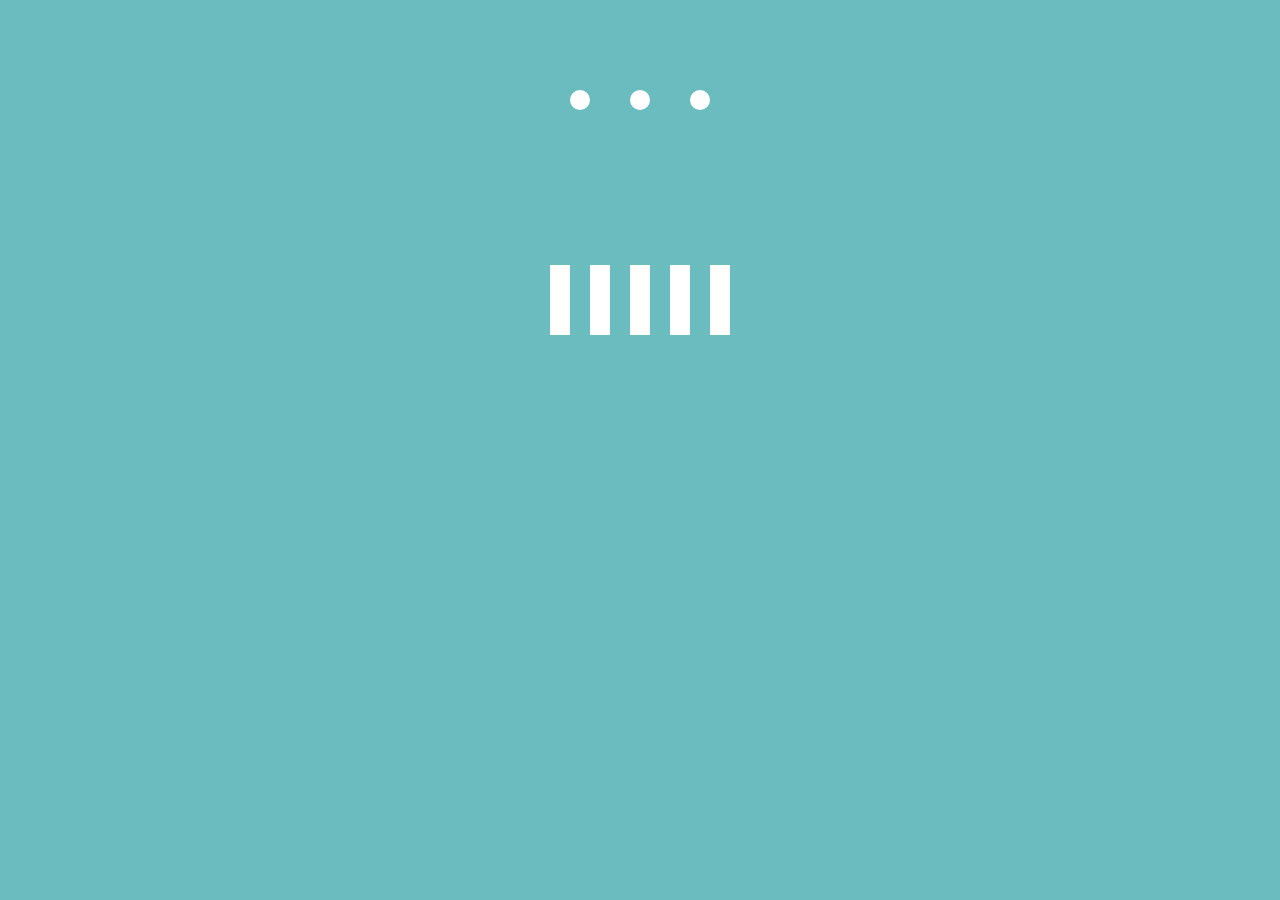
<file: week1/challenge-4/index.html>
<!DOCTYPE html>
<html>
  <head>
    <link rel="stylesheet" href="style.css" />
    <meta charset="utf-8" />
    <meta name="viewport" content="width=device-width" />
    <title>repl.it</title>
  </head>
  <body>
    <div class="circle-area">
      <div class="circle"></div>
      <div class="circle"></div>
      <div class="circle"></div>
    </div>

    <div class="loading-area">
      <div class="wave"></div>
      <div class="wave"></div>
      <div class="wave"></div>
      <div class="wave"></div>
      <div class="wave"></div>
    </div>
  </body>
</html>
</file>
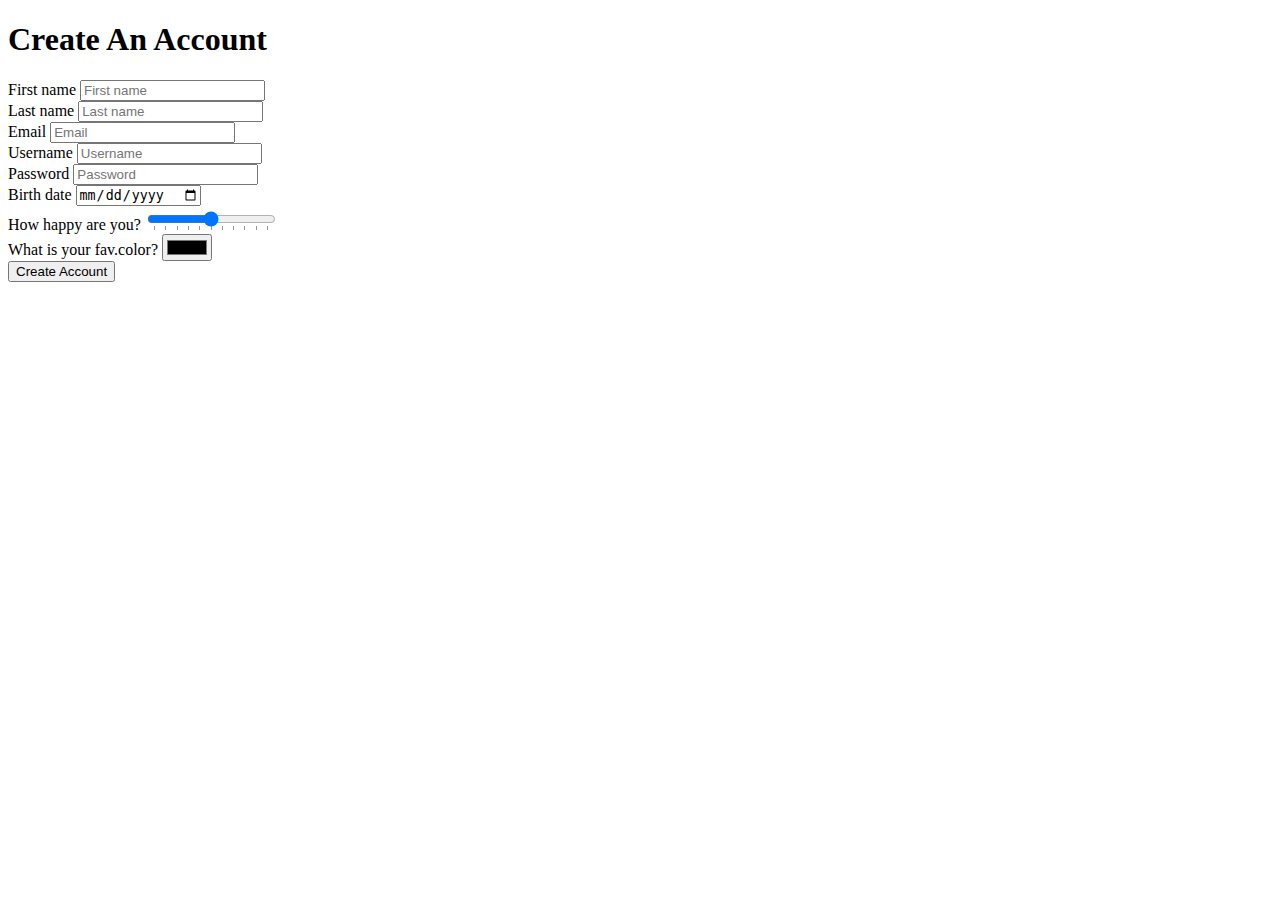
<file: week1/challenge-1/challenge-1.html>
<!DOCTYPE html>
<html>
  <head>
    <meta charset="utf-8" />
    <meta name="viewport" content="width=device-width" />
    <title>repl.it</title>
  </head>
  <body>
    <h1>Create An Account</h1>
    <form action="">
      <div>
        <label for="first_name">First name</label>
        <input id="first_name" type="text" placeholder="First name" required />
      </div>

      <div>
        <label for="last_name">Last name</label>
        <input id="last_name" type="text" placeholder="Last name" required />
      </div>

      <div>
        <label for="email">Email</label>
        <input id="email" type="email" placeholder="Email" required />
      </div>

      <div>
        <label for="user_name">Username</label>
        <input id="user_name" type="text" placeholder="Username" required />
      </div>

      <div>
        <label for="password">Password</label>
        <input
          id="password"
          type="password"
          placeholder="Password"
          required
          minlength="10"
        />
      </div>

      <div>
        <label for="date">Birth date</label>
        <input id="date" type="date" placeholder="" required />
      </div>

      <div>
        <label for="temp">How happy are you?</label>
        <input
          type="range"
          id="temp"
          name="temp"
          placeholder=""
          required
          list="markers"
        />
        <datalist id="markers">
          <option value="0"></option>
          <option value="10"></option>
          <option value="20"></option>
          <option value="30"></option>
          <option value="40"></option>
          <option value="50"></option>
          <option value="60"></option>
          <option value="70"></option>
          <option value="80"></option>
          <option value="90"></option>
          <option value="100"></option>
        </datalist>
      </div>

      <div>
        <label for="color">What is your fav.color?</label>
        <input id="color" type="color" placeholder="" />
      </div>
      <input type="submit" value="Create Account" />
    </form>
  </body>
</html>
</file>
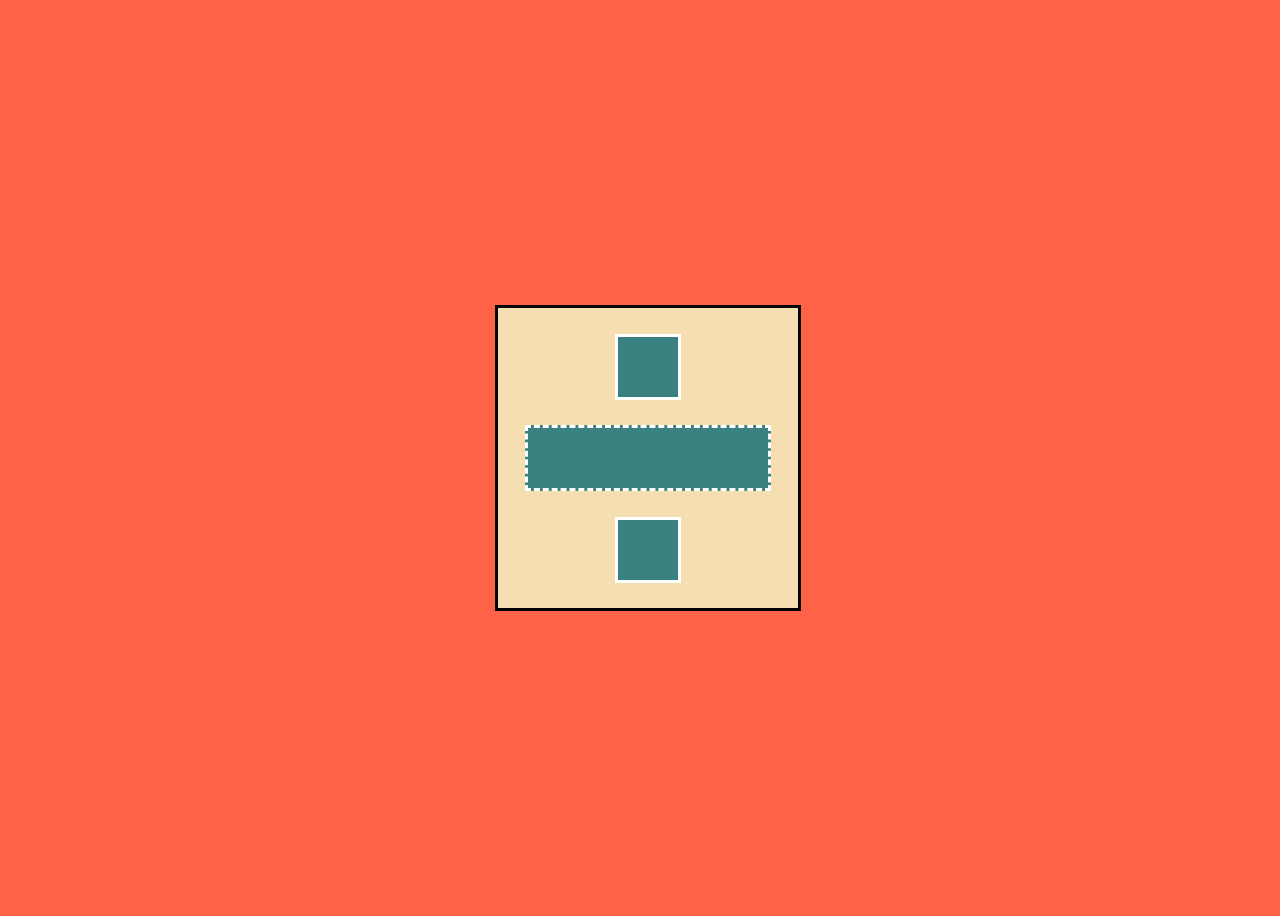
<file: week1/challenge-2/challenge-2.html>
<!DOCTYPE html>
<html>
  <head>
    <meta charset="utf-8" />
    <meta name="viewport" content="width=device-width" />
    <link rel="stylesheet" href="style.css" />
    <title>repl.it</title>
  </head>
  <body>
    <div class="main">
      <div class="normal-box"></div>
      <div class="dotted-box"></div>
      <div class="normal-box"></div>
    </div>
  </body>
</html>
</file>
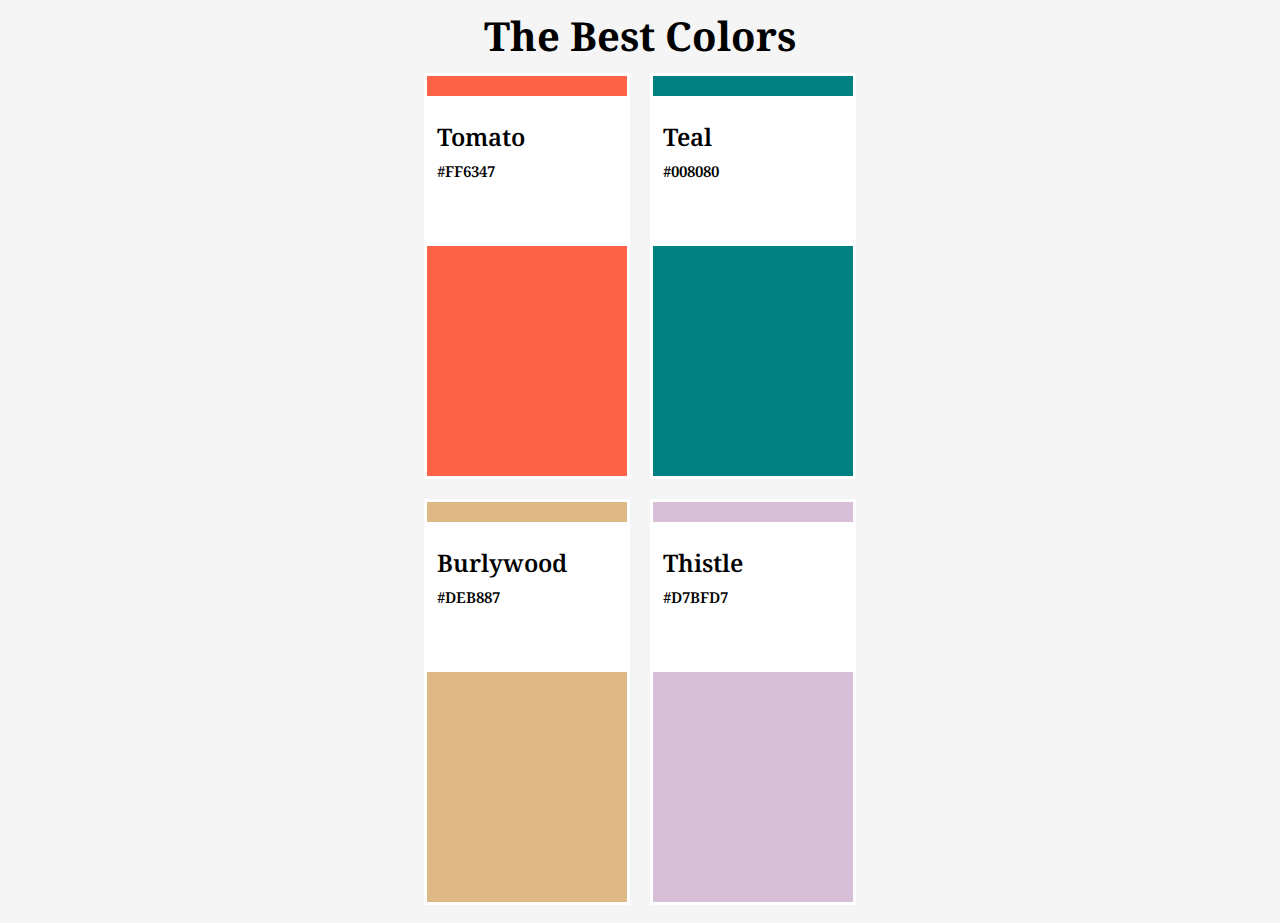
<file: week1/challenge-3/challenge-3.html>
<!DOCTYPE html>
<html>
  <head>
    <link rel="stylesheet" href="style.css" />
    <meta charset="utf-8" />
    <meta name="viewport" content="width=device-width" />
    <title>repl.it</title>
  </head>
  <body>
    <div class="title">The Best Colors</div>
    <div class="box1">
      <div class="color_object color_tomato">
        <div class="color_info">
          <p class="color_name">Tomato</p>
          <p class="color_code">#FF6347</p>
        </div>
      </div>
      <div class="color_object color_teal">
        <div class="color_info">
          <p class="color_name">Teal</p>
          <p class="color_code">#008080</p>
        </div>
      </div>
    </div>

    <div class="box1">
      <div class="color_object color_burlywood">
        <div class="color_info">
          <p class="color_name">Burlywood</p>
          <p class="color_code">#DEB887</p>
        </div>
      </div>
      <div class="color_object color_thistle">
        <div class="color_info">
          <p class="color_name">Thistle</p>
          <p class="color_code">#D7BFD7</p>
        </div>
      </div>
    </div>
  </body>
</html>
</file>
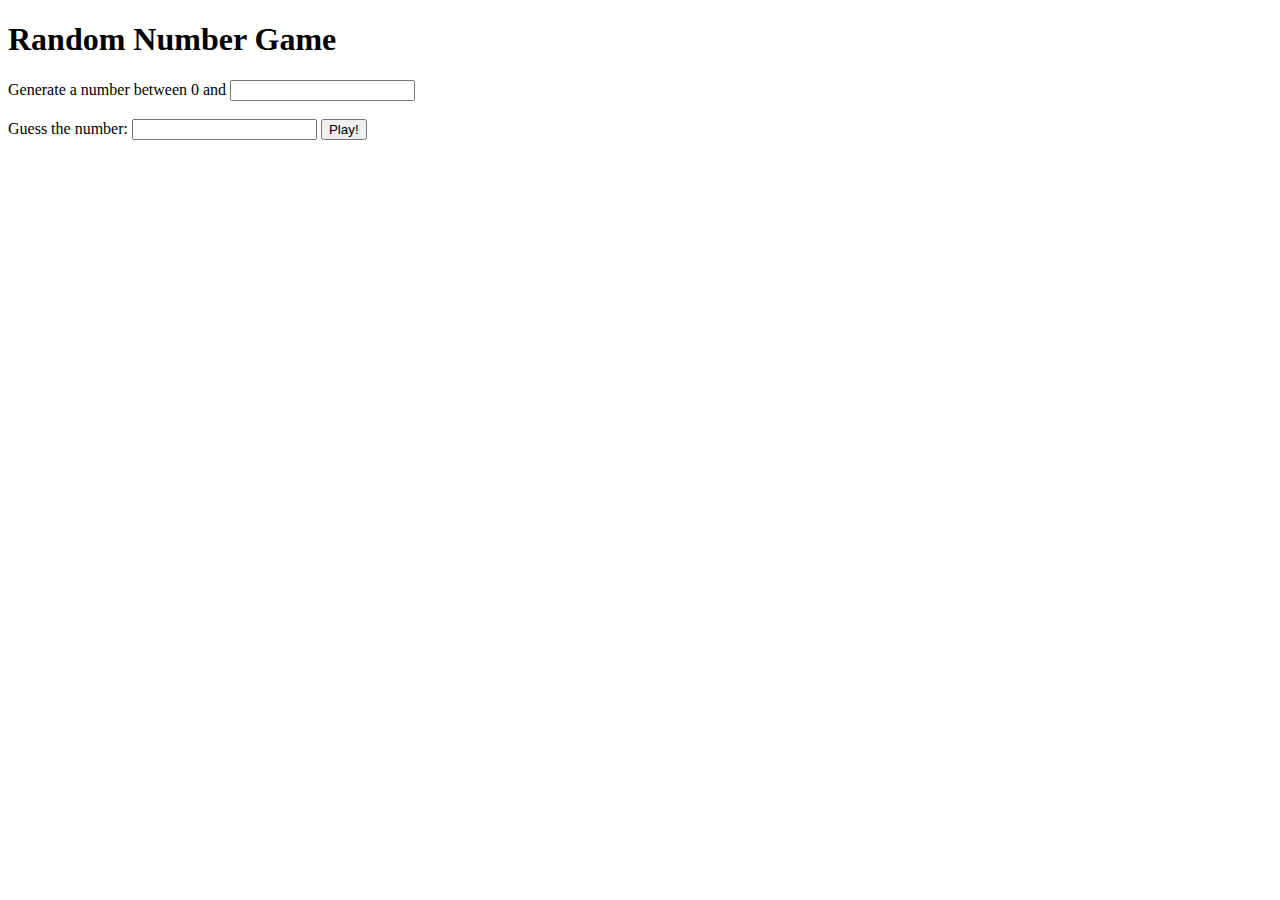
<file: week3/challenge-3/challenge-3.html>
<!DOCTYPE html>
<html>
  <head>
    <title>Vanilla Challenge</title>
    <meta charset="UTF-8" />
  </head>

  <body>
    <h1>Random Number Game</h1>
    <form id="range-form">
      Generate a number between 0 and
      <input name="number" class="rangeNum" type="number" required />
    </form>

    <br />

    <form id="play-form">
      Guess the number:
      <input name="number" class="guessNum" type="number" />
      <button type="submit">Play!</button>
    </form>

    <br />

    <div class="result"></div>
    <h2 class="result_text"></h2>

    <script src="index.js"></script>
  </body>
</html>
</file>
<file: week1/challenge-4/style.css>
body {
  margin: 0;
  padding: 0;
  box-sizing: border-box;
  background: #6bbcbe;
  display: flex;
  justify-content: center;
  flex-direction: column;
  align-items: center;
}
.circle-area {
  width: 400px;
  height: 200px;
  display: flex;
  justify-content: center;
  align-items: center;
  animation: circle-rotate 1s linear infinite;
}
.circle {
  width: 20px;
  height: 20px;
  margin: 20px;
  border-radius: 50%;
  background-color: white;
}

@keyframes circle-rotate {
  0% {
    transform: rotate(0);
  }
  50% {
    transform: rotate(180deg);
  }
  100% {
    transform: rotate(180deg);
  }
}

.loading-area {
  width: 400px;
  height: 200px;
  display: flex;
  justify-content: center;
  align-items: center;
}
.wave {
  width: 20px;
  height: 70px;
  background-color: white;
  margin: 10px;
  animation: wave 1s linear infinite;
}
.wave:nth-child(2) {
  animation-delay: 0.2s;
}
.wave:nth-child(3) {
  animation-delay: 0.3s;
}
.wave:nth-child(4) {
  animation-delay: 0.4s;
}
.wave:nth-child(5) {
  animation-delay: 0.5s;
}

@keyframes wave {
  0% {
    transform: scaleY(1);
  }
  25% {
    transform: scaleY(2);
  }
  50% {
    transform: scaleY(1);
  }
  100% {
    transform: scaleY(1);
  }
}
</file>
<file: week1/challenge-2/style.css>
body {
  display: flex;
  justify-content: center;
  align-items: center;
  width: 100%;
  height: 100vh;
  background-color: tomato;
}
.main {
  display: flex;
  justify-content: space-evenly;
  flex-direction: column;
  align-items: center;
  width: 300px;
  height: 300px;
  background-color: #f6deb3;
  border: 3px solid black;
}
.normal-box {
  width: 60px;
  height: 60px;
  background-color: #388180;
  border: 3px solid white;
}
.dotted-box {
  width: 240px;
  height: 60px;
  background-color: #388180;
  border: 3px dashed white;
}
</file>
<file: week1/challenge-3/style.css>
@import url("https://fonts.googleapis.com/css2?family=Noto+Serif:wght@700&display=swap");

body {
  display: flex;
  flex-direction: column;
  align-items: center;
  font-family: "Noto Serif", serif;
  font-weight: bold;
  font-size: 40px;
  background-color: #f5f5f5;
}
.box1 {
  display: flex;
  justify-content: center;
  align-items: center;
}
.color_object {
  width: 200px;
  height: 400px;
  margin: 10px;
  border: 3px solid white;
}
.color_tomato {
  background-color: #ff6347;
}
.color_teal {
  background-color: #008080;
}
.color_burlywood {
  background-color: #deb887;
}
.color_thistle {
  background-color: #d7bfd7;
}

.color_info {
  width: 200px;
  height: 150px;
  margin-top: 20px;
  background-color: #ffffff;
  position: relative;
}
.color_name {
  position: absolute;
  top: 0px;
  left: 10px;
  font-size: 24px;
  font-weight: 600;
}
.color_code {
  position: absolute;
  top: 50px;
  left: 10px;
  font-size: 15px;
  font-weight: 600;
}
</file>
